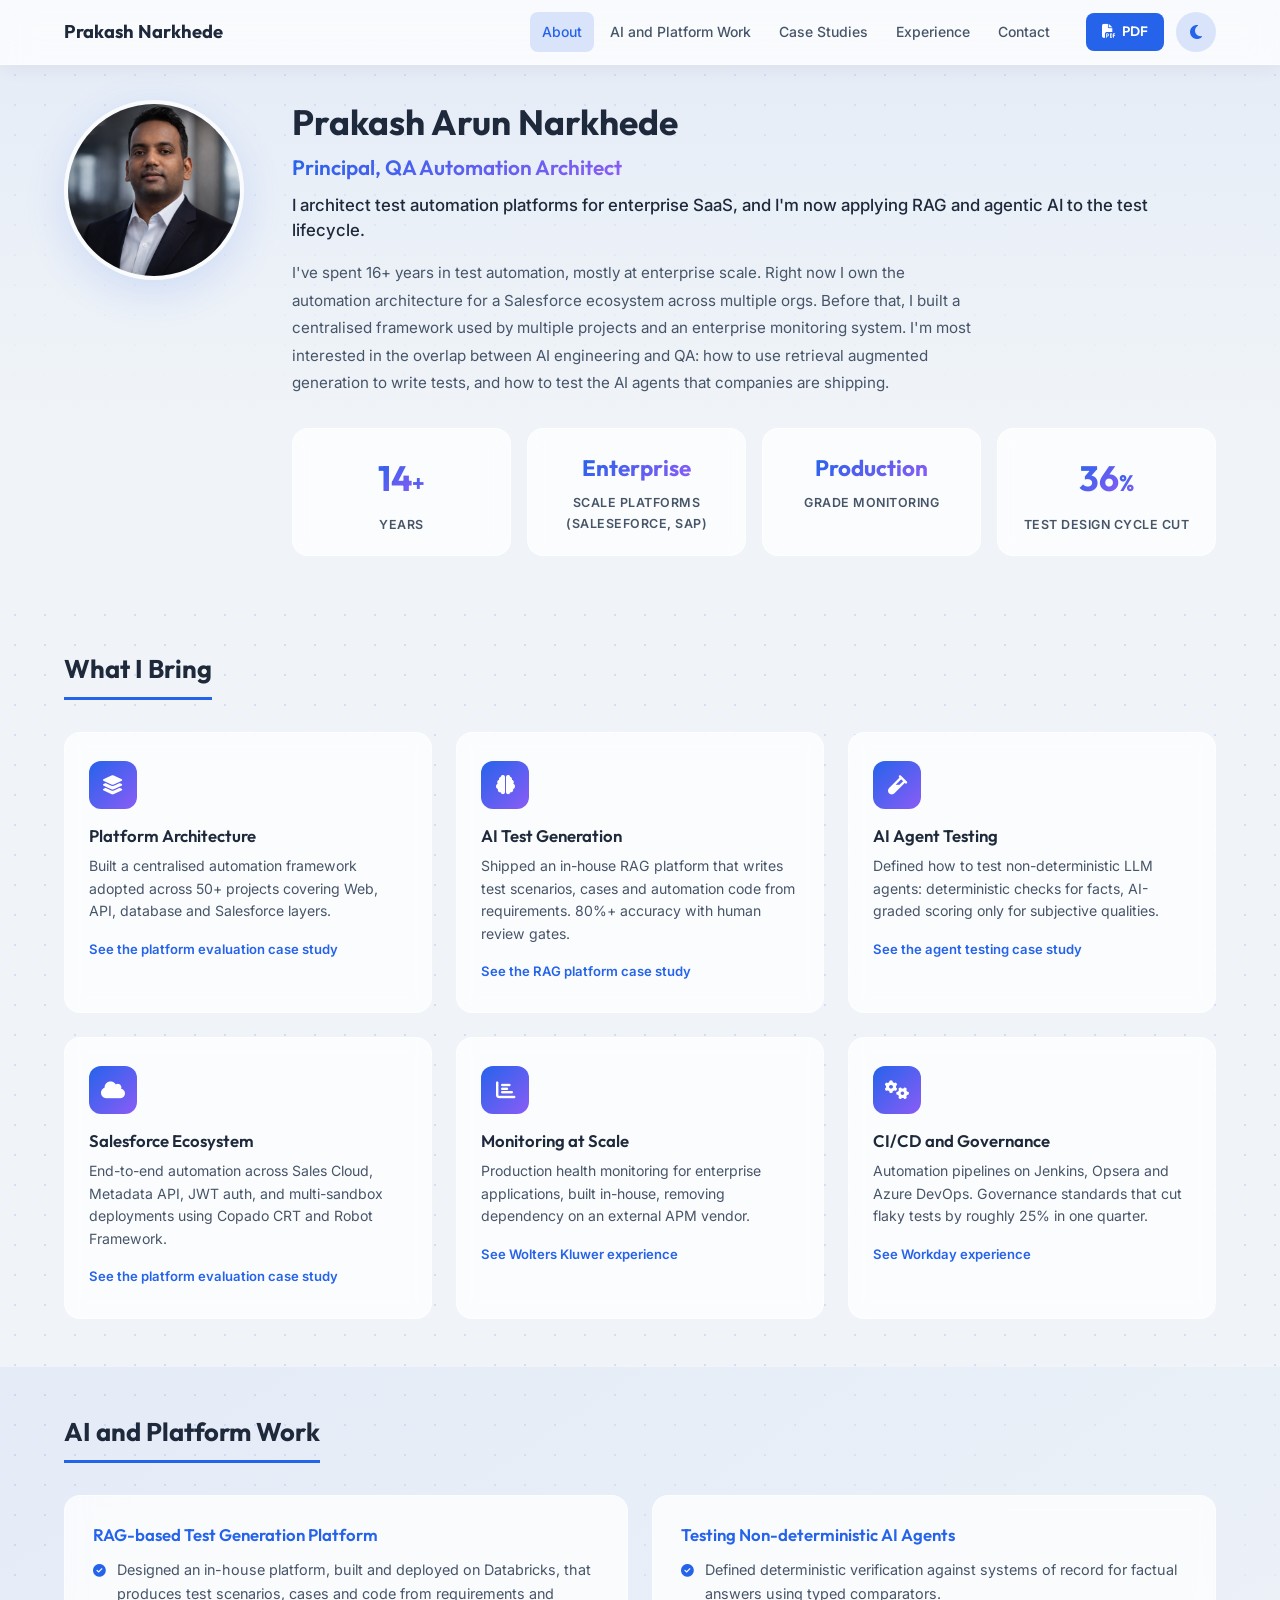
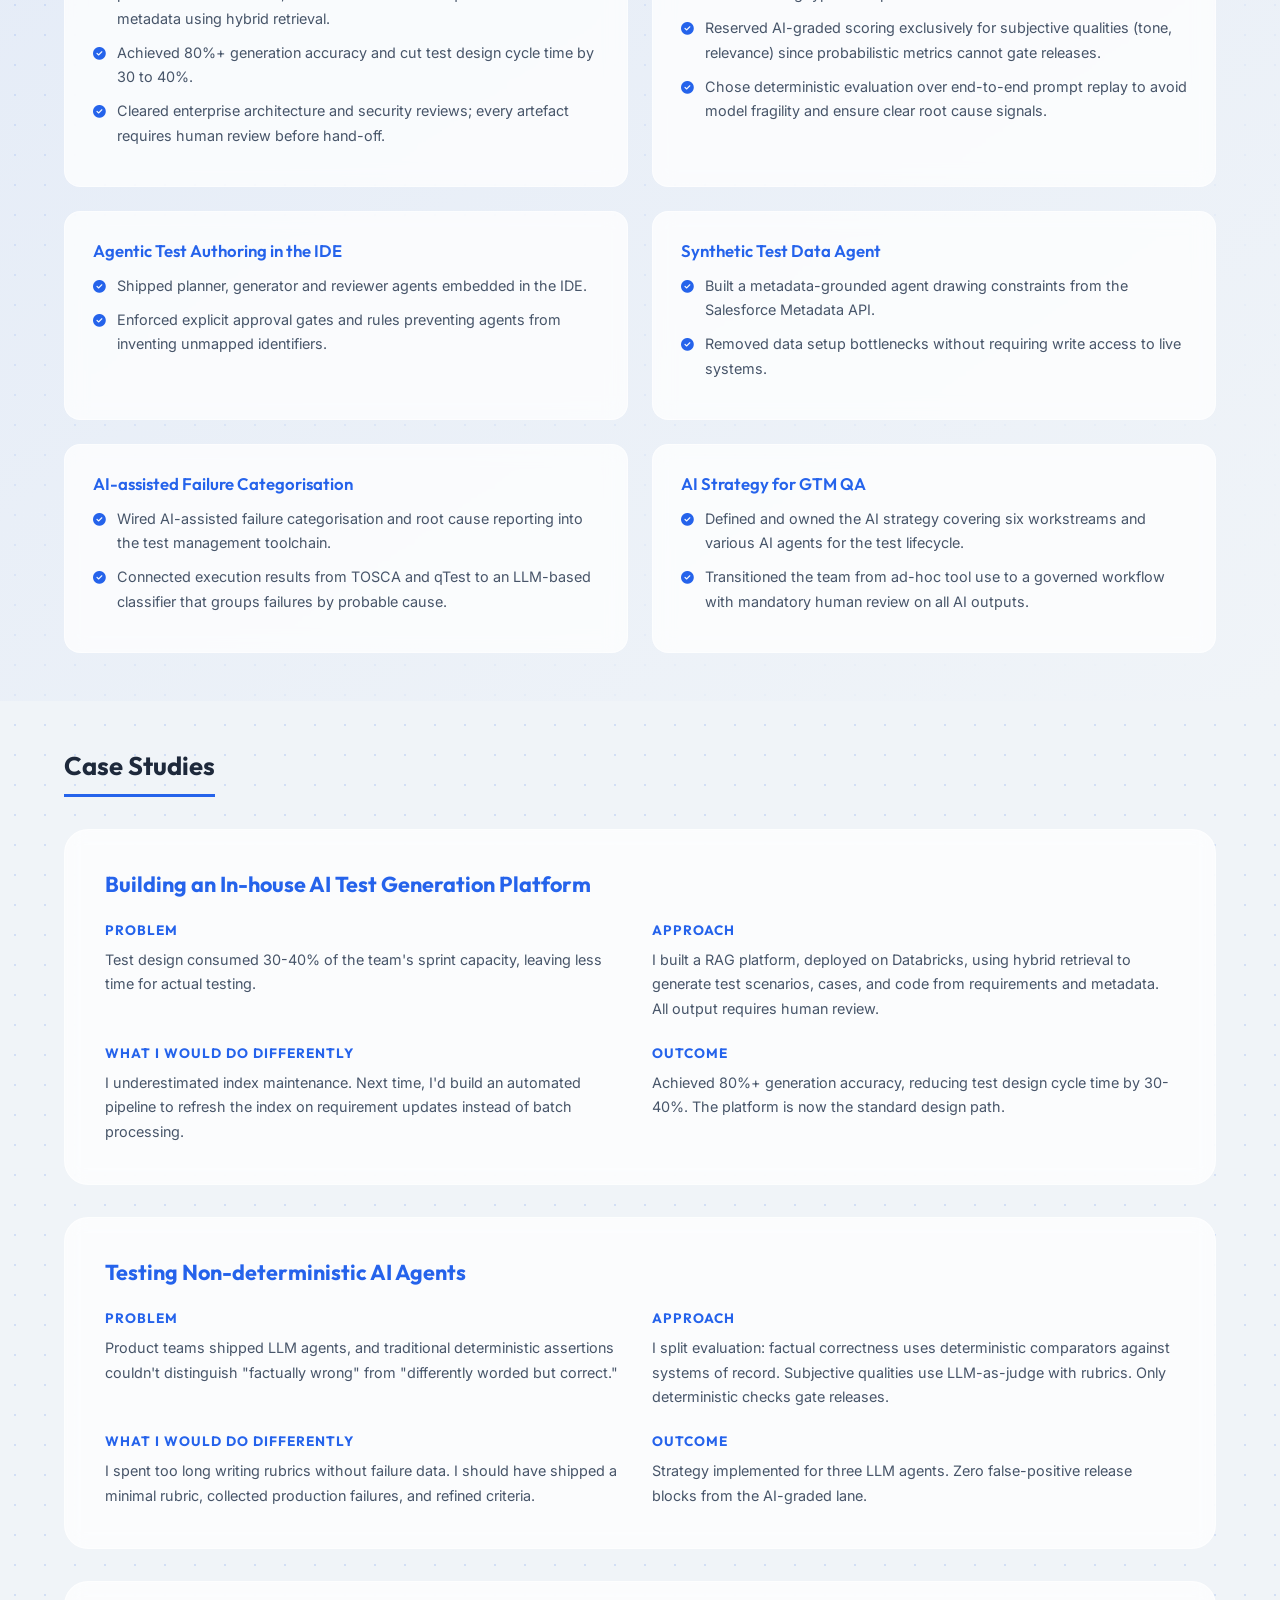
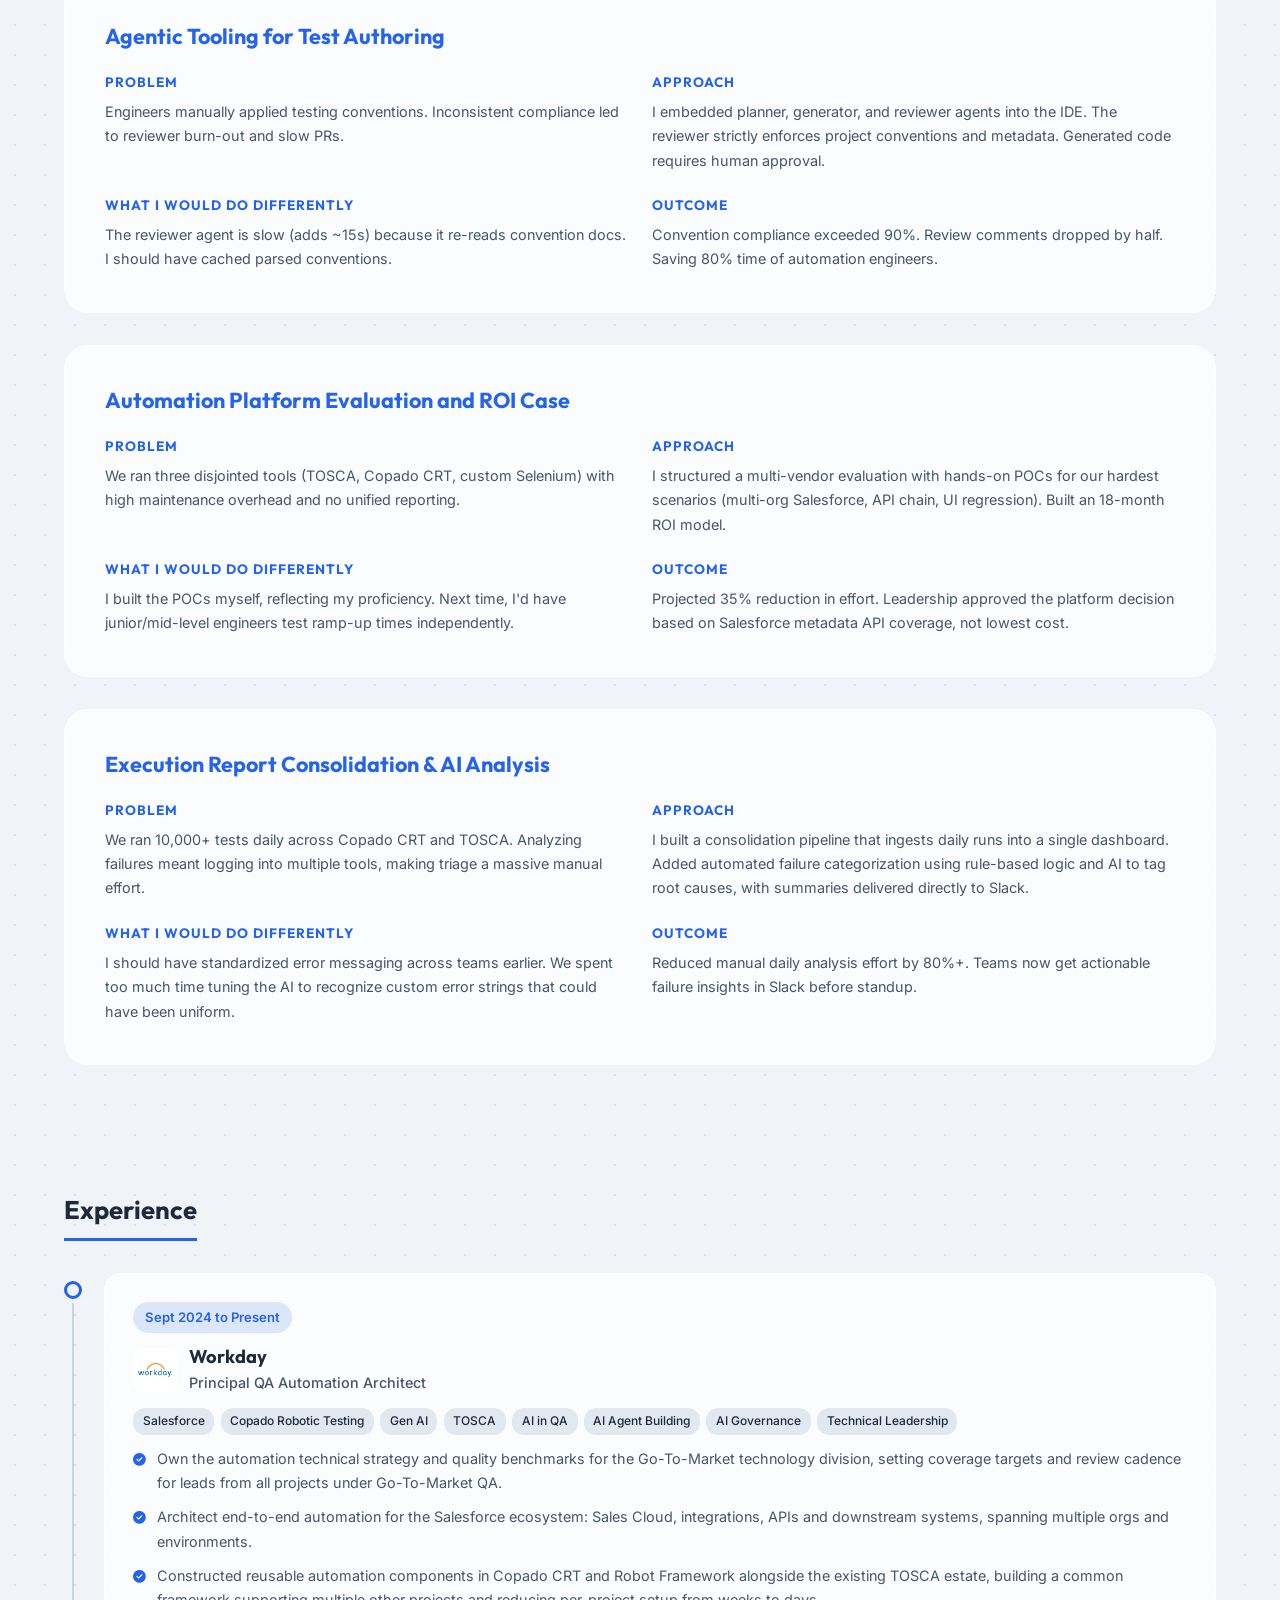
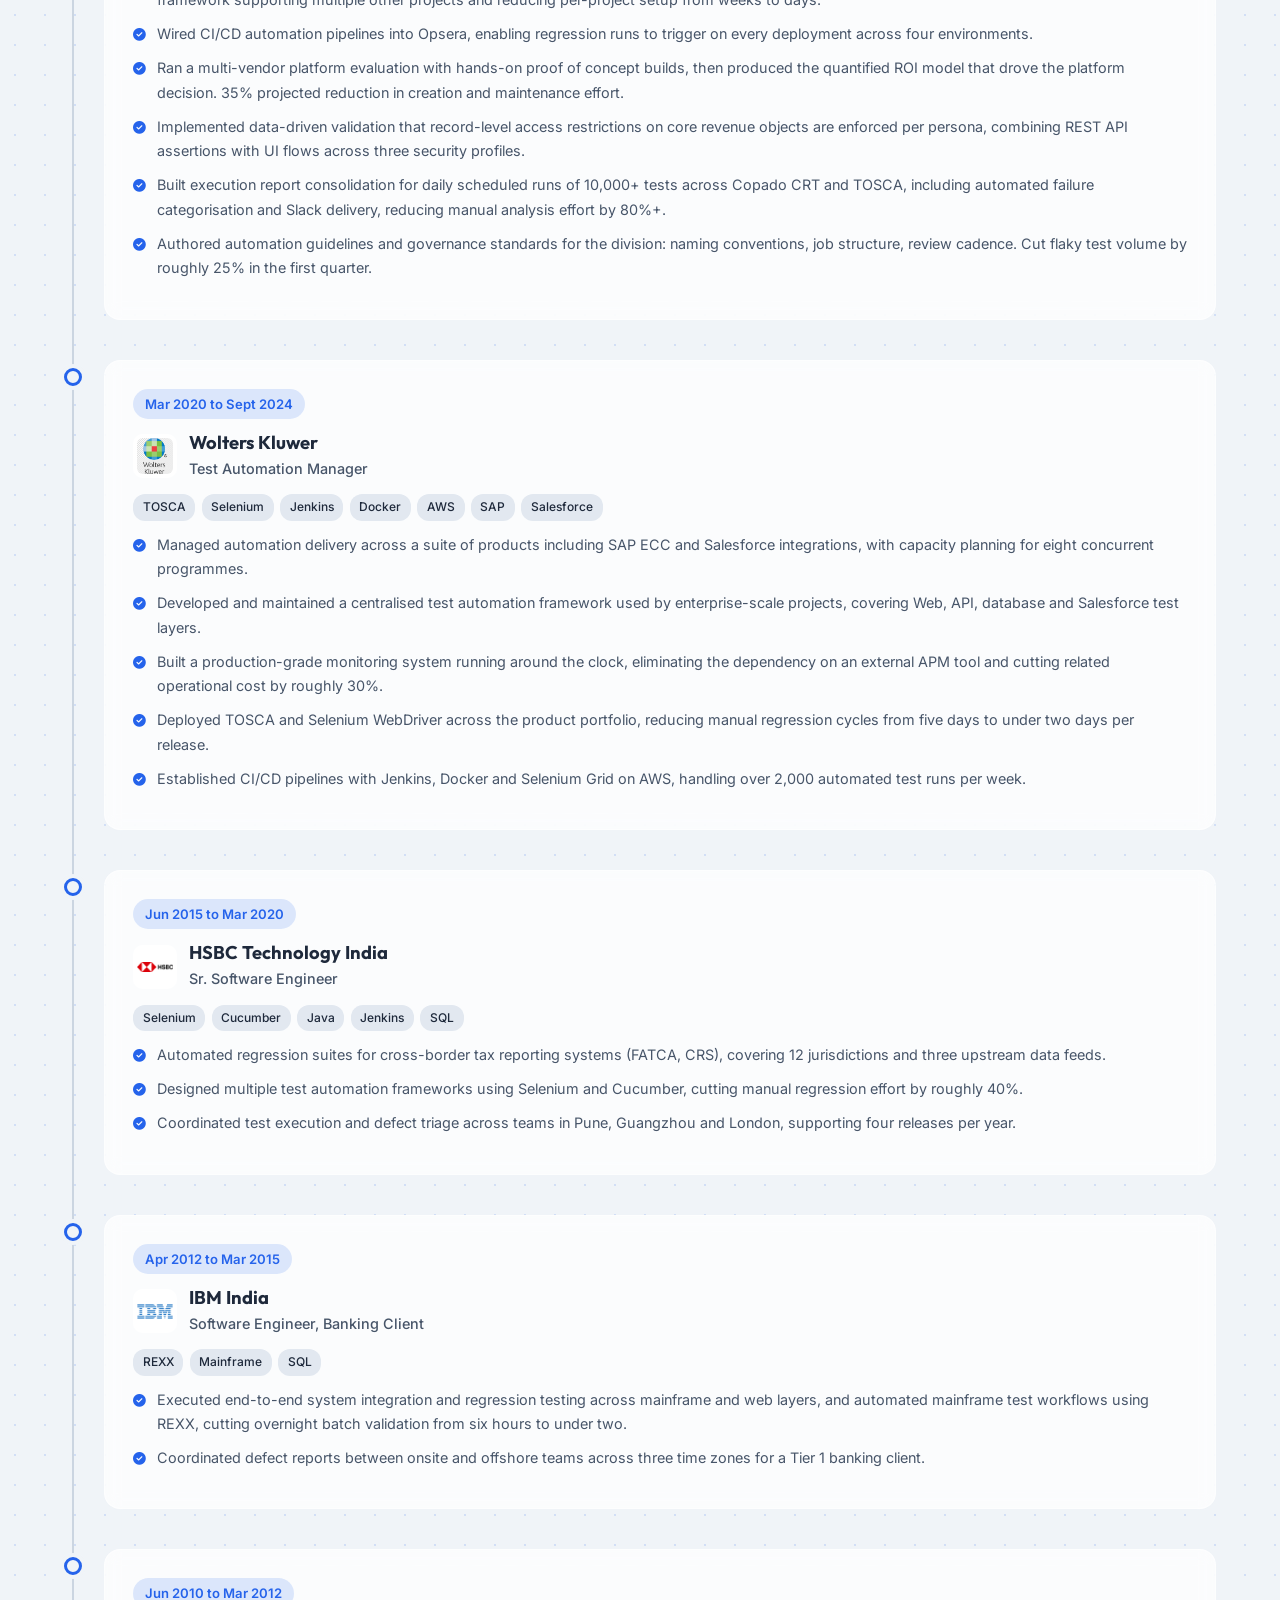
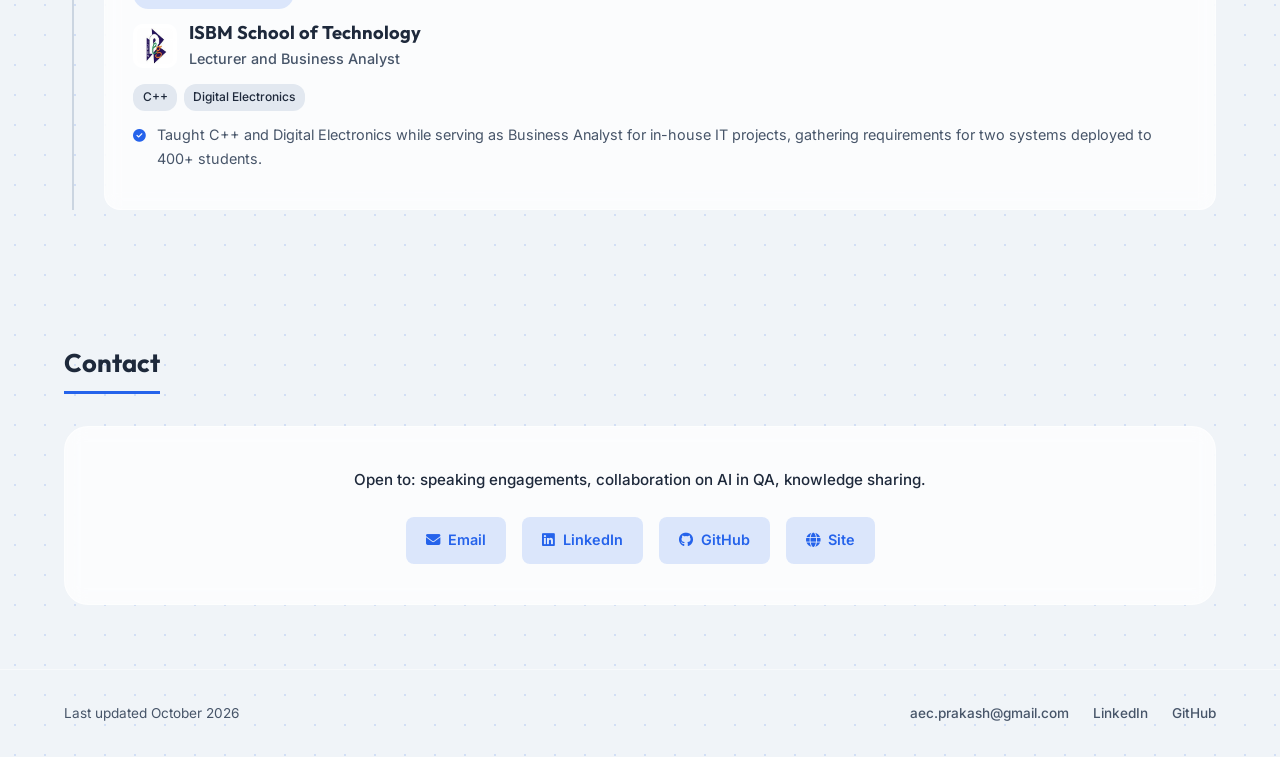
<file: index.html>
<!DOCTYPE html>
<html lang="en">

<head>
    <meta charset="UTF-8">
    <meta name="viewport" content="width=device-width, initial-scale=1.0">
    <title>Prakash Arun Narkhede | Principa, QA Automation Architect | Salesforce Test Automation, AI and RAG for QA
    </title>
    <meta name="description"
        content="Principal QA Automation Architect with 16+ years of experience. Specialising in Salesforce test automation, AI and RAG for QA, enterprise CI/CD, and automation platform architecture.">

    <!-- Open Graph -->
    <meta property="og:title" content="Prakash Arun Narkhede, Principal, QA Automation Architect">
    <meta property="og:description"
        content="16+ years building enterprise test automation platforms. Salesforce ecosystem automation, RAG-based test generation, AI agent testing strategy.">
    <meta property="og:type" content="website">
    <meta property="og:url" content="https://prakashnarkhede.github.io">
    <meta property="og:image" content="https://prakashnarkhede.github.io/assets/og-image.png">

    <!-- Twitter Card -->
    <meta name="twitter:card" content="summary_large_image">
    <meta name="twitter:title" content="Prakash Arun Narkhede, Principal, QA Automation Architect">
    <meta name="twitter:description"
        content="16+ years building enterprise test automation platforms. Salesforce ecosystem automation, RAG-based test generation, AI agent testing strategy.">
    <meta name="twitter:image" content="https://prakashnarkhede.github.io/assets/og-image.png">

    <link rel="preconnect" href="https://fonts.googleapis.com">
    <link rel="preconnect" href="https://fonts.gstatic.com" crossorigin>
    <link
        href="https://fonts.googleapis.com/css2?family=Outfit:wght@300;400;500;600;700&family=Inter:wght@400;500;600&display=swap"
        rel="stylesheet">
    <link rel="stylesheet" href="https://cdnjs.cloudflare.com/ajax/libs/font-awesome/6.4.0/css/all.min.css">
    <link rel="stylesheet" href="styles.css">
</head>

<body class="light-mode">

    <!-- ============================================================ -->
    <!-- TOP NAV BAR -->
    <!-- ============================================================ -->
    <nav class="top-nav" id="top-nav">
        <div class="nav-inner">
            <a href="#" class="nav-brand">Prakash Narkhede</a>
            <button class="nav-toggle" id="nav-toggle" aria-label="Toggle navigation">
                <span></span><span></span><span></span>
            </button>
            <ul class="nav-links" id="nav-links">
                <li><a href="#about">About</a></li>
                <li><a href="#ai-platform">AI and Platform Work</a></li>
                <li><a href="#case-studies">Case Studies</a></li>
                <li><a href="#experience">Experience</a></li>
                <li><a href="#contact">Contact</a></li>
            </ul>
            <div class="nav-actions">
                <a href="assets/Prakash_Narkhede_Resume.pdf" class="btn-nav-download" download>
                    <i class="fas fa-file-pdf"></i> PDF
                </a>
                <div class="theme-toggle" id="theme-toggle" title="Toggle Theme">
                    <i class="fas fa-moon dark-icon"></i>
                    <i class="fas fa-sun light-icon"></i>
                </div>
            </div>
        </div>
    </nav>

    <!-- ============================================================ -->
    <!-- HERO / ABOUT -->
    <!-- ============================================================ -->
    <section class="hero-section" id="about">
        <div class="hero-content">
            <div class="hero-image-wrap">
                <img src="assets/my_photo.jpg" alt="Prakash Arun Narkhede, Principal QA Automation Architect"
                    id="profile-img" class="hero-img">
            </div>
            <div class="hero-text">
                <h1>Prakash Arun Narkhede</h1>
                <p class="hero-title gradient-text">Principal, QA Automation Architect</p>
                <p class="hero-positioning">I architect test automation platforms for enterprise SaaS, and I'm now
                    applying RAG and agentic AI to the test lifecycle.</p>
                <p class="hero-summary">
                    I've spent 16+ years in test automation, mostly at enterprise scale. Right now I own the automation
                    architecture for a Salesforce ecosystem across multiple orgs. Before that, I built a centralised
                    framework used by multiple projects and an enterprise monitoring system. I'm most interested in the
                    overlap between AI engineering and QA: how to use retrieval augmented generation to write tests, and
                    how to test the AI agents that companies are shipping.
                </p>

                <!-- Stats Row -->
                <div class="stats-row">
                    <div class="stat-card">
                        <span class="stat-number" data-target="16">0</span><span class="stat-suffix">+</span>
                        <span class="stat-label">Years</span>
                    </div>
                    <div class="stat-card">
                        <span class="stat-suffix">Enterprise</span>
                        <span class="stat-label">Scale Platforms (Saleseforce, SAP)</span>
                    </div>
                    <div class="stat-card">
                        <span class="stat-suffix">Production</span>
                        <span class="stat-label">Grade Monitoring</span>
                    </div>
                    <div class="stat-card">
                        <span class="stat-number" data-target="40">0</span><span class="stat-suffix">%</span>
                        <span class="stat-label">Test design cycle cut</span>
                    </div>
                </div>
            </div>
        </div>
    </section>

    <!-- ============================================================ -->
    <!-- WHAT I BRING -->
    <!-- ============================================================ -->
    <section class="section-wrap fade-in-up" id="strengths">
        <div class="section-inner">
            <h2 class="section-heading">What I Bring</h2>
            <div class="cards-grid">
                <div class="strength-card">
                    <div class="strength-icon"><i class="fas fa-layer-group"></i></div>
                    <h3>Platform Architecture</h3>
                    <p>Built a centralised automation framework adopted across 50+ projects covering Web, API, database
                        and Salesforce layers.</p>
                    <a href="#cs-platform-eval" class="card-link">See the platform evaluation case study</a>
                </div>
                <div class="strength-card">
                    <div class="strength-icon"><i class="fas fa-brain"></i></div>
                    <h3>AI Test Generation</h3>
                    <p>Shipped an in-house RAG platform that writes test scenarios, cases and automation code from
                        requirements. 80%+ accuracy with human review gates.</p>
                    <a href="#cs-rag" class="card-link">See the RAG platform case study</a>
                </div>
                <div class="strength-card">
                    <div class="strength-icon"><i class="fas fa-vial"></i></div>
                    <h3>AI Agent Testing</h3>
                    <p>Defined how to test non-deterministic LLM agents: deterministic checks for facts, AI-graded
                        scoring only for subjective qualities.</p>
                    <a href="#cs-agent-testing" class="card-link">See the agent testing case study</a>
                </div>
                <div class="strength-card">
                    <div class="strength-icon"><i class="fas fa-cloud"></i></div>
                    <h3>Salesforce Ecosystem</h3>
                    <p>End-to-end automation across Sales Cloud, Metadata API, JWT auth, and multi-sandbox deployments
                        using Copado CRT and Robot Framework.</p>
                    <a href="#cs-platform-eval" class="card-link">See the platform evaluation case study</a>
                </div>
                <div class="strength-card">
                    <div class="strength-icon"><i class="fas fa-chart-bar"></i></div>
                    <h3>Monitoring at Scale</h3>
                    <p>Production health monitoring for enterprise applications, built in-house, removing dependency on
                        an external APM vendor.</p>
                    <a href="#experience" class="card-link">See Wolters Kluwer experience</a>
                </div>
                <div class="strength-card">
                    <div class="strength-icon"><i class="fas fa-cogs"></i></div>
                    <h3>CI/CD and Governance</h3>
                    <p>Automation pipelines on Jenkins, Opsera and Azure DevOps. Governance standards that cut flaky
                        tests by roughly 25% in one quarter.</p>
                    <a href="#experience" class="card-link">See Workday experience</a>
                </div>
            </div>
        </div>
    </section>

    <!-- ============================================================ -->
    <!-- AI AND PLATFORM WORK -->
    <!-- ============================================================ -->
    <section class="section-wrap section-highlight fade-in-up" id="ai-platform">
        <div class="section-inner">
            <h2 class="section-heading">AI and Platform Work</h2>
            <div class="ai-items">
                <div class="ai-item">
                    <h3>RAG-based Test Generation Platform</h3>
                    <ul class="exp-list" style="margin-top: 10px;">
                        <li>Designed an in-house platform, built and deployed on Databricks, that produces test
                            scenarios, cases and code from requirements and metadata using hybrid retrieval.</li>
                        <li>Achieved 80%+ generation accuracy and cut test design cycle time by 30 to 40%.</li>
                        <li>Cleared enterprise architecture and security reviews; every artefact requires human review
                            before hand-off.</li>
                    </ul>
                </div>
                <div class="ai-item">
                    <h3>Testing Non-deterministic AI Agents</h3>
                    <ul class="exp-list" style="margin-top: 10px;">
                        <li>Defined deterministic verification against systems of record for factual answers using typed
                            comparators.</li>
                        <li>Reserved AI-graded scoring exclusively for subjective qualities (tone, relevance) since
                            probabilistic metrics cannot gate releases.</li>
                        <li>Chose deterministic evaluation over end-to-end prompt replay to avoid model fragility and
                            ensure clear root cause signals.</li>
                    </ul>
                </div>
                <div class="ai-item">
                    <h3>Agentic Test Authoring in the IDE</h3>
                    <ul class="exp-list" style="margin-top: 10px;">
                        <li>Shipped planner, generator and reviewer agents embedded in the IDE.</li>
                        <li>Enforced explicit approval gates and rules preventing agents from inventing unmapped
                            identifiers.</li>
                    </ul>
                </div>
                <div class="ai-item">
                    <h3>Synthetic Test Data Agent</h3>
                    <ul class="exp-list" style="margin-top: 10px;">
                        <li>Built a metadata-grounded agent drawing constraints from the Salesforce Metadata API.</li>
                        <li>Removed data setup bottlenecks without requiring write access to live systems.</li>
                    </ul>
                </div>
                <div class="ai-item">
                    <h3>AI-assisted Failure Categorisation</h3>
                    <ul class="exp-list" style="margin-top: 10px;">
                        <li>Wired AI-assisted failure categorisation and root cause reporting into the test management
                            toolchain.</li>
                        <li>Connected execution results from TOSCA and qTest to an LLM-based classifier that groups
                            failures by probable cause.</li>
                    </ul>
                </div>
                <div class="ai-item">
                    <h3>AI Strategy for GTM QA</h3>
                    <ul class="exp-list" style="margin-top: 10px;">
                        <li>Defined and owned the AI strategy covering six workstreams and various AI agents for the
                            test lifecycle.</li>
                        <li>Transitioned the team from ad-hoc tool use to a governed workflow with mandatory human
                            review on all AI outputs.</li>
                    </ul>
                </div>
            </div>
        </div>
    </section>

    <!-- ============================================================ -->
    <!-- CASE STUDIES -->
    <!-- ============================================================ -->
    <section class="section-wrap fade-in-up" id="case-studies">
        <div class="section-inner">
            <h2 class="section-heading">Case Studies</h2>

            <!-- Case Study 1: RAG Platform -->
            <article class="case-study" id="cs-rag">
                <h3>Building an In-house AI Test Generation Platform</h3>
                <div class="cs-grid">
                    <div class="cs-field">
                        <h4>Problem</h4>
                        <p>Test design consumed 30-40% of the team's sprint capacity, leaving less time for actual
                            testing.</p>
                    </div>
                    <div class="cs-field">
                        <h4>Approach</h4>
                        <p>I built a RAG platform, deployed on Databricks, using hybrid retrieval to generate test
                            scenarios, cases, and code from requirements and metadata. All output requires human review.
                        </p>
                    </div>
                    <div class="cs-field">
                        <h4>What I Would Do Differently</h4>
                        <p>I underestimated index maintenance. Next time, I'd build an automated pipeline to refresh the
                            index on requirement updates instead of batch processing.</p>
                    </div>
                    <div class="cs-field">
                        <h4>Outcome</h4>
                        <p>Achieved 80%+ generation accuracy, reducing test design cycle time by 30-40%. The platform is
                            now the standard design path.</p>
                    </div>
                </div>
            </article>

            <!-- Case Study 2: Testing AI Agents -->
            <article class="case-study" id="cs-agent-testing">
                <h3>Testing Non-deterministic AI Agents</h3>
                <div class="cs-grid">
                    <div class="cs-field">
                        <h4>Problem</h4>
                        <p>Product teams shipped LLM agents, and traditional deterministic assertions couldn't
                            distinguish "factually wrong" from "differently worded but correct."</p>
                    </div>
                    <div class="cs-field">
                        <h4>Approach</h4>
                        <p>I split evaluation: factual correctness uses deterministic comparators against systems of
                            record. Subjective qualities use LLM-as-judge with rubrics. Only deterministic checks gate
                            releases.</p>
                    </div>
                    <div class="cs-field">
                        <h4>What I Would Do Differently</h4>
                        <p>I spent too long writing rubrics without failure data. I should have shipped a minimal
                            rubric, collected production failures, and refined criteria.</p>
                    </div>
                    <div class="cs-field">
                        <h4>Outcome</h4>
                        <p>Strategy implemented for three LLM agents. Zero false-positive release blocks from the
                            AI-graded lane.</p>
                    </div>
                </div>
            </article>

            <!-- Case Study 3: Agentic Tooling -->
            <article class="case-study" id="cs-agentic-tooling">
                <h3>Agentic Tooling for Test Authoring</h3>
                <div class="cs-grid">
                    <div class="cs-field">
                        <h4>Problem</h4>
                        <p>Engineers manually applied testing conventions. Inconsistent compliance led to reviewer
                            burn-out and slow PRs.</p>
                    </div>
                    <div class="cs-field">
                        <h4>Approach</h4>
                        <p>I embedded planner, generator, and reviewer agents into the IDE. The reviewer strictly
                            enforces project conventions and metadata. Generated code requires human approval.</p>
                    </div>
                    <div class="cs-field">
                        <h4>What I Would Do Differently</h4>
                        <p>The reviewer agent is slow (adds ~15s) because it re-reads convention docs. I should have
                            cached parsed conventions.</p>
                    </div>
                    <div class="cs-field">
                        <h4>Outcome</h4>
                        <p>Convention compliance exceeded 90%. Review comments dropped by half. Saving 80% time of
                            automation engineers.</p>
                    </div>
                </div>
            </article>

            <!-- Case Study 4: Platform Evaluation -->
            <article class="case-study" id="cs-platform-eval">
                <h3>Automation Platform Evaluation and ROI Case</h3>
                <div class="cs-grid">
                    <div class="cs-field">
                        <h4>Problem</h4>
                        <p>We ran three disjointed tools (TOSCA, Copado CRT, custom Selenium) with high maintenance
                            overhead and no unified reporting.</p>
                    </div>
                    <div class="cs-field">
                        <h4>Approach</h4>
                        <p>I structured a multi-vendor evaluation with hands-on POCs for our hardest scenarios
                            (multi-org Salesforce, API chain, UI regression). Built an 18-month ROI model.</p>
                    </div>
                    <div class="cs-field">
                        <h4>What I Would Do Differently</h4>
                        <p>I built the POCs myself, reflecting my proficiency. Next time, I'd have junior/mid-level
                            engineers test ramp-up times independently.</p>
                    </div>
                    <div class="cs-field">
                        <h4>Outcome</h4>
                        <p>Projected 35% reduction in effort. Leadership approved the platform decision based on
                            Salesforce metadata API coverage, not lowest cost.</p>
                    </div>
                </div>
            </article>

            <!-- Case Study 5: Execution Report Consolidation -->
            <article class="case-study" id="cs-execution-reporting">
                <h3>Execution Report Consolidation & AI Analysis</h3>
                <div class="cs-grid">
                    <div class="cs-field">
                        <h4>Problem</h4>
                        <p>We ran 10,000+ tests daily across Copado CRT and TOSCA. Analyzing failures meant logging into
                            multiple tools, making triage a massive manual effort.</p>
                    </div>
                    <div class="cs-field">
                        <h4>Approach</h4>
                        <p>I built a consolidation pipeline that ingests daily runs into a single dashboard. Added
                            automated failure categorization using rule-based logic and AI to tag root causes, with
                            summaries delivered directly to Slack.</p>
                    </div>
                    <div class="cs-field">
                        <h4>What I Would Do Differently</h4>
                        <p>I should have standardized error messaging across teams earlier. We spent too much time
                            tuning the AI to recognize custom error strings that could have been uniform.</p>
                    </div>
                    <div class="cs-field">
                        <h4>Outcome</h4>
                        <p>Reduced manual daily analysis effort by 80%+. Teams now get actionable failure insights in
                            Slack before standup.</p>
                    </div>
                </div>
            </article>
        </div>
    </section>

    <!-- ============================================================ -->
    <!-- EXPERIENCE -->
    <!-- ============================================================ -->
    <section class="section-wrap fade-in-up" id="experience">
        <div class="section-inner">
            <h2 class="section-heading">Experience</h2>

            <div class="timeline">
                <!-- Workday -->
                <div class="timeline-item">
                    <div class="timeline-dot"></div>
                    <div class="timeline-content">
                        <div class="timeline-date">Sept 2024 to Present</div>
                        <a href="https://www.workday.com" target="_blank" class="company-header">
                            <img src="assets/logos/workday_logo.png" alt="Workday" class="company-logo">
                            <div>
                                <h3>Workday</h3>
                                <span class="role-title">Principal QA Automation Architect</span>
                            </div>
                        </a>
                        <div class="tech-tags">
                            <span>Salesforce</span><span>Copado Robotic Testing</span><span>Gen
                                AI</span><span>TOSCA</span><span>AI in QA</span><span>AI Agent
                                Building</span><span>AI Governance</span><span>Technical Leadership</span>
                        </div>
                        <ul class="exp-list">
                            <li>Own the automation technical strategy and quality benchmarks for the Go-To-Market
                                technology division, setting coverage targets and review cadence for leads from all
                                projects under Go-To-Market QA.</li>
                            <li>Architect end-to-end automation for the Salesforce ecosystem: Sales Cloud, integrations,
                                APIs and downstream systems, spanning multiple orgs and environments.</li>
                            <li>Constructed reusable automation components in Copado CRT and Robot Framework alongside
                                the existing TOSCA estate, building a common framework supporting multiple other
                                projects and reducing per-project setup from weeks to days.</li>
                            <li>Wired CI/CD automation pipelines into Opsera, enabling regression runs to trigger on
                                every deployment across four environments.</li>
                            <li>Ran a multi-vendor platform evaluation with hands-on proof of concept builds, then
                                produced the quantified ROI model that drove the platform decision. 35% projected
                                reduction in creation and maintenance effort.</li>
                            <li>Implemented data-driven validation that record-level access restrictions on core revenue
                                objects are enforced per persona, combining REST API assertions with UI flows across
                                three security profiles.</li>
                            <li>Built execution report consolidation for daily scheduled runs of 10,000+ tests across
                                Copado CRT and TOSCA, including automated failure categorisation and Slack delivery,
                                reducing manual analysis effort by 80%+.</li>
                            <li>Authored automation guidelines and governance standards for the division: naming
                                conventions, job structure, review cadence. Cut flaky test volume by roughly 25% in the
                                first quarter.</li>
                        </ul>
                    </div>
                </div>

                <!-- Wolters Kluwer -->
                <div class="timeline-item">
                    <div class="timeline-dot"></div>
                    <div class="timeline-content">
                        <div class="timeline-date">Mar 2020 to Sept 2024</div>
                        <a href="https://www.wolterskluwer.com" target="_blank" class="company-header">
                            <img src="assets/logos/wolterskluwe_logo.png" alt="Wolters Kluwer" class="company-logo">
                            <div>
                                <h3>Wolters Kluwer</h3>
                                <span class="role-title">Test Automation Manager</span>
                            </div>
                        </a>
                        <div class="tech-tags">
                            <span>TOSCA</span><span>Selenium</span><span>Jenkins</span><span>Docker</span><span>AWS</span><span>SAP</span><span>Salesforce</span>
                        </div>
                        <ul class="exp-list">
                            <li>Managed automation delivery across a suite of products including SAP ECC and Salesforce
                                integrations, with capacity planning for eight concurrent programmes.</li>
                            <li>Developed and maintained a centralised test automation framework used by
                                enterprise-scale projects, covering Web, API, database and Salesforce test layers.</li>
                            <li>Built a production-grade monitoring system running around the clock, eliminating the
                                dependency on an external APM tool and cutting related operational cost by roughly 30%.
                            </li>
                            <li>Deployed TOSCA and Selenium WebDriver across the product portfolio, reducing manual
                                regression cycles from five days to under two days per release.</li>
                            <li>Established CI/CD pipelines with Jenkins, Docker and Selenium Grid on AWS, handling over
                                2,000 automated test runs per week.</li>
                        </ul>
                    </div>
                </div>

                <!-- HSBC -->
                <div class="timeline-item">
                    <div class="timeline-dot"></div>
                    <div class="timeline-content">
                        <div class="timeline-date">Jun 2015 to Mar 2020</div>
                        <a href="https://www.hsbc.com" target="_blank" class="company-header">
                            <img src="assets/logos/hsbc_logo.png" alt="HSBC" class="company-logo">
                            <div>
                                <h3>HSBC Technology India</h3>
                                <span class="role-title">Sr. Software Engineer</span>
                            </div>
                        </a>
                        <div class="tech-tags">
                            <span>Selenium</span><span>Cucumber</span><span>Java</span><span>Jenkins</span><span>SQL</span>
                        </div>
                        <ul class="exp-list">
                            <li>Automated regression suites for cross-border tax reporting systems (FATCA, CRS),
                                covering 12 jurisdictions and three upstream data feeds.</li>
                            <li>Designed multiple test automation frameworks using Selenium and Cucumber, cutting manual
                                regression effort by roughly 40%.</li>
                            <li>Coordinated test execution and defect triage across teams in Pune, Guangzhou and London,
                                supporting four releases per year.</li>
                        </ul>
                    </div>
                </div>

                <!-- IBM -->
                <div class="timeline-item">
                    <div class="timeline-dot"></div>
                    <div class="timeline-content">
                        <div class="timeline-date">Apr 2012 to Mar 2015</div>
                        <a href="https://www.ibm.com" target="_blank" class="company-header">
                            <img src="assets/logos/ibm_logo.png" alt="IBM" class="company-logo"
                                onerror="this.style.display='none'">
                            <div>
                                <h3>IBM India</h3>
                                <span class="role-title">Software Engineer, Banking Client</span>
                            </div>
                        </a>
                        <div class="tech-tags">
                            <span>REXX</span><span>Mainframe</span><span>SQL</span>
                        </div>
                        <ul class="exp-list">
                            <li>Executed end-to-end system integration and regression testing across mainframe and web
                                layers, and automated mainframe test workflows using REXX, cutting overnight batch
                                validation from six hours to under two.</li>
                            <li>Coordinated defect reports between onsite and offshore teams across three time zones for
                                a Tier 1 banking client.</li>
                        </ul>
                    </div>
                </div>

                <!-- ISBM -->
                <div class="timeline-item">
                    <div class="timeline-dot"></div>
                    <div class="timeline-content">
                        <div class="timeline-date">Jun 2010 to Mar 2012</div>
                        <a href="https://www.isbm.ac.in" target="_blank" class="company-header">
                            <img src="assets/logos/isbm_logo.png" alt="ISBM" class="company-logo">
                            <div>
                                <h3>ISBM School of Technology</h3>
                                <span class="role-title">Lecturer and Business Analyst</span>
                            </div>
                        </a>
                        <div class="tech-tags">
                            <span>C++</span><span>Digital Electronics</span>
                        </div>
                        <ul class="exp-list">
                            <li>Taught C++ and Digital Electronics while serving as Business Analyst for in-house IT
                                projects, gathering requirements for two systems deployed to 400+ students.</li>
                        </ul>
                    </div>
                </div>
            </div>
        </div>
    </section>


    <!-- ============================================================ -->
    <!-- CONTACT -->
    <!-- ============================================================ -->
    <section class="section-wrap fade-in-up" id="contact">
        <div class="section-inner">
            <h2 class="section-heading">Contact</h2>
            <div class="contact-card">
                <p class="contact-status">Open to: speaking engagements, collaboration on AI in QA, knowledge sharing.
                </p>
                <div class="contact-links">
                    <a href="#" class="contact-link" id="email-link"><i class="fas fa-envelope"></i> Email</a>
                    <a href="https://www.linkedin.com/in/PrakashNarkhede89/" target="_blank" class="contact-link"><i
                            class="fab fa-linkedin"></i> LinkedIn</a>
                    <a href="https://github.com/prakashnarkhede" target="_blank" class="contact-link"><i
                            class="fab fa-github"></i> GitHub</a>
                    <a href="https://prakashnarkhede.github.io" class="contact-link"><i class="fas fa-globe"></i>
                        Site</a>
                </div>
            </div>
        </div>
    </section>

    <!-- ============================================================ -->
    <!-- FOOTER -->
    <!-- ============================================================ -->
    <footer class="site-footer">
        <div class="footer-inner">
            <p>Last updated October 2026</p>
            <div class="footer-links">
                <a href="#" id="footer-email">Email</a>
                <a href="https://www.linkedin.com/in/PrakashNarkhede89/" target="_blank">LinkedIn</a>
                <a href="https://github.com/prakashnarkhede" target="_blank">GitHub</a>
            </div>
        </div>
    </footer>

    <script src="script.js"></script>
</body>

</html>
</file>
<file: styles.css>
/* ============================================================
   DESIGN TOKENS
   ============================================================ */
:root {
    --bg-color: #f0f4f8;
    --bg-secondary: #e8edf3;
    --text-primary: #1e293b;
    --text-secondary: #475569;
    --accent-color: #2563eb;
    --accent-hover: #1d4ed8;
    --accent-glow: rgba(37, 99, 235, 0.15);
    --accent-subtle: rgba(37, 99, 235, 0.06);

    --card-bg: rgba(255, 255, 255, 0.75);
    --card-border: rgba(255, 255, 255, 0.5);
    --card-shadow: 0 8px 32px rgba(0, 0, 0, 0.06);

    --timeline-line: #cbd5e1;
    --timeline-dot: #2563eb;

    --tag-bg: #e2e8f0;
    --tag-text: #1e293b;

    --font-heading: 'Outfit', sans-serif;
    --font-body: 'Inter', sans-serif;

    --transition-speed: 0.3s;
    --radius-sm: 8px;
    --radius-md: 16px;
    --radius-lg: 24px;
}

body.dark-mode {
    --bg-color: #0c1222;
    --bg-secondary: #111827;
    --text-primary: #f1f5f9;
    --text-secondary: #94a3b8;
    --accent-color: #3b82f6;
    --accent-hover: #60a5fa;
    --accent-glow: rgba(59, 130, 246, 0.2);
    --accent-subtle: rgba(59, 130, 246, 0.08);

    --card-bg: rgba(30, 41, 59, 0.6);
    --card-border: rgba(255, 255, 255, 0.08);
    --card-shadow: 0 8px 32px rgba(0, 0, 0, 0.4);

    --timeline-line: #334155;
    --timeline-dot: #3b82f6;

    --tag-bg: #1e293b;
    --tag-text: #e2e8f0;
}

/* ============================================================
   RESET AND BASE
   ============================================================ */
*, *::before, *::after {
    margin: 0;
    padding: 0;
    box-sizing: border-box;
}

html {
    scroll-behavior: smooth;
    scroll-padding-top: 80px;
}

body {
    font-family: var(--font-body);
    background-color: var(--bg-color);
    color: var(--text-primary);
    line-height: 1.7;
    transition: background-color var(--transition-speed) ease,
                color var(--transition-speed) ease;
    background-image: radial-gradient(var(--accent-glow) 1px, transparent 1px);
    background-size: 30px 30px;
    overflow-x: hidden;
}

h1, h2, h3, h4, h5 {
    font-family: var(--font-heading);
    color: var(--text-primary);
    line-height: 1.3;
}

p {
    color: var(--text-secondary);
    margin-bottom: 0.75rem;
}

a {
    color: var(--accent-color);
    text-decoration: none;
    transition: color var(--transition-speed);
}

a:hover {
    color: var(--accent-hover);
}

/* ============================================================
   TOP NAVIGATION
   ============================================================ */
.top-nav {
    position: fixed;
    top: 0;
    left: 0;
    right: 0;
    z-index: 1000;
    background: var(--card-bg);
    backdrop-filter: blur(16px);
    -webkit-backdrop-filter: blur(16px);
    border-bottom: 1px solid var(--card-border);
    box-shadow: 0 2px 20px rgba(0, 0, 0, 0.06);
    transition: background var(--transition-speed),
                box-shadow var(--transition-speed);
}

.nav-inner {
    max-width: 1200px;
    margin: 0 auto;
    padding: 0 1.5rem;
    height: 64px;
    display: flex;
    align-items: center;
    gap: 1.5rem;
}

.nav-brand {
    font-family: var(--font-heading);
    font-size: 1.15rem;
    font-weight: 700;
    color: var(--text-primary);
    white-space: nowrap;
    flex-shrink: 0;
}

.nav-brand:hover {
    color: var(--accent-color);
}

.nav-links {
    list-style: none;
    display: flex;
    gap: 0.25rem;
    margin-left: auto;
}

.nav-links a {
    display: block;
    padding: 0.5rem 0.75rem;
    font-size: 0.875rem;
    font-weight: 500;
    color: var(--text-secondary);
    border-radius: var(--radius-sm);
    transition: all var(--transition-speed);
    white-space: nowrap;
}

.nav-links a:hover {
    background: var(--accent-glow);
    color: var(--accent-color);
}

.nav-actions {
    display: flex;
    align-items: center;
    gap: 0.75rem;
    flex-shrink: 0;
}

.btn-nav-download {
    display: inline-flex;
    align-items: center;
    gap: 0.4rem;
    padding: 0.45rem 1rem;
    background: var(--accent-color);
    color: #fff;
    border-radius: var(--radius-sm);
    font-size: 0.85rem;
    font-weight: 600;
    font-family: var(--font-heading);
    transition: all var(--transition-speed);
    white-space: nowrap;
}

.btn-nav-download:hover {
    background: var(--accent-hover);
    color: #fff;
    transform: translateY(-1px);
    box-shadow: 0 4px 12px var(--accent-glow);
}

.theme-toggle {
    width: 40px;
    height: 40px;
    border-radius: 50%;
    display: flex;
    align-items: center;
    justify-content: center;
    cursor: pointer;
    background: var(--accent-glow);
    color: var(--accent-color);
    font-size: 1rem;
    transition: all var(--transition-speed);
    border: none;
    flex-shrink: 0;
}

.theme-toggle:hover {
    background: var(--accent-color);
    color: #fff;
    transform: scale(1.1);
}

body.dark-mode .dark-icon { display: none; }
body.light-mode .light-icon { display: none; }

/* Mobile nav toggle */
.nav-toggle {
    display: none;
    flex-direction: column;
    gap: 5px;
    background: none;
    border: none;
    cursor: pointer;
    padding: 4px;
}

.nav-toggle span {
    display: block;
    width: 22px;
    height: 2px;
    background: var(--text-primary);
    border-radius: 2px;
    transition: all 0.3s;
}

/* ============================================================
   HERO SECTION
   ============================================================ */
.hero-section {
    padding-top: 100px;
    padding-bottom: 3rem;
    background: linear-gradient(180deg, var(--accent-subtle), var(--bg-color) 70%);
}

.hero-content {
    max-width: 1200px;
    margin: 0 auto;
    padding: 0 1.5rem;
    display: flex;
    gap: 3rem;
    align-items: flex-start;
}

.hero-image-wrap {
    flex-shrink: 0;
}

.hero-img {
    width: 180px;
    height: 180px;
    border-radius: 50%;
    object-fit: cover;
    border: 4px solid var(--card-bg);
    box-shadow: 0 12px 40px var(--accent-glow);
    transition: transform 0.4s ease;
}

.hero-img:hover {
    transform: scale(1.04);
}

.hero-text h1 {
    font-size: 2.4rem;
    font-weight: 700;
    margin-bottom: 0.25rem;
}

.hero-title {
    font-size: 1.3rem;
    font-weight: 600;
    font-family: var(--font-heading);
    margin-bottom: 0.5rem;
}

.gradient-text {
    background: linear-gradient(135deg, var(--accent-color), #8b5cf6);
    -webkit-background-clip: text;
    -webkit-text-fill-color: transparent;
    display: inline-block;
}

.hero-positioning {
    font-size: 1.05rem;
    font-weight: 500;
    color: var(--text-primary);
    margin-bottom: 1rem;
    line-height: 1.5;
}

.hero-summary {
    font-size: 0.95rem;
    max-width: 680px;
    line-height: 1.8;
}

/* Stats Row */
.stats-row {
    display: grid;
    grid-template-columns: repeat(4, 1fr);
    gap: 1rem;
    margin-top: 2rem;
}

.stat-card {
    background: var(--card-bg);
    border: 1px solid var(--card-border);
    border-radius: var(--radius-md);
    padding: 1.25rem 1rem;
    text-align: center;
    backdrop-filter: blur(8px);
    transition: all 0.3s ease;
}

.stat-card:hover {
    transform: translateY(-4px);
    box-shadow: 0 12px 30px var(--accent-glow);
    border-color: var(--accent-color);
}

.stat-number {
    font-family: var(--font-heading);
    font-size: 2.2rem;
    font-weight: 700;
    background: linear-gradient(135deg, var(--accent-color), #8b5cf6);
    -webkit-background-clip: text;
    -webkit-text-fill-color: transparent;
}

.stat-suffix {
    font-family: var(--font-heading);
    font-size: 1.4rem;
    font-weight: 700;
    background: linear-gradient(135deg, var(--accent-color), #8b5cf6);
    -webkit-background-clip: text;
    -webkit-text-fill-color: transparent;
}

.stat-label {
    display: block;
    font-size: 0.78rem;
    font-weight: 600;
    color: var(--text-secondary);
    margin-top: 0.3rem;
    text-transform: uppercase;
    letter-spacing: 0.5px;
}

/* ============================================================
   SECTION CONTAINERS
   ============================================================ */
.section-wrap {
    padding: 3rem 0;
}

.section-highlight {
    background: linear-gradient(145deg, var(--accent-subtle), var(--bg-color));
}

.section-inner {
    max-width: 1200px;
    margin: 0 auto;
    padding: 0 1.5rem;
}

.section-heading {
    font-size: 1.6rem;
    font-weight: 700;
    margin-bottom: 2rem;
    padding-bottom: 0.75rem;
    border-bottom: 3px solid var(--accent-color);
    display: inline-block;
}

/* ============================================================
   STRENGTH CARDS (What I Bring)
   ============================================================ */
.cards-grid {
    display: grid;
    grid-template-columns: repeat(3, 1fr);
    gap: 1.5rem;
}

.strength-card {
    background: var(--card-bg);
    border: 1px solid var(--card-border);
    border-radius: var(--radius-md);
    padding: 1.75rem 1.5rem;
    backdrop-filter: blur(10px);
    transition: all 0.4s cubic-bezier(0.175, 0.885, 0.32, 1.275);
}

.strength-card:hover {
    transform: translateY(-6px);
    box-shadow: 0 16px 40px var(--accent-glow);
    border-color: var(--accent-color);
}

.strength-icon {
    width: 48px;
    height: 48px;
    border-radius: 12px;
    background: linear-gradient(135deg, var(--accent-color), #8b5cf6);
    display: flex;
    align-items: center;
    justify-content: center;
    font-size: 1.2rem;
    color: #fff;
    margin-bottom: 1rem;
    transition: transform 0.3s ease;
}

.strength-card:hover .strength-icon {
    transform: scale(1.1) rotate(5deg);
}

.strength-card h3 {
    font-size: 1.05rem;
    font-weight: 600;
    margin-bottom: 0.5rem;
}

.strength-card p {
    font-size: 0.88rem;
    line-height: 1.6;
    margin-bottom: 0.75rem;
}

.card-link {
    font-size: 0.82rem;
    font-weight: 600;
    color: var(--accent-color);
    transition: color var(--transition-speed);
}

.card-link:hover {
    color: var(--accent-hover);
}

/* ============================================================
   AI AND PLATFORM WORK
   ============================================================ */
.ai-items {
    display: grid;
    grid-template-columns: repeat(2, 1fr);
    gap: 1.5rem;
}

.ai-item {
    background: var(--card-bg);
    border: 1px solid var(--card-border);
    border-radius: var(--radius-md);
    padding: 1.75rem;
    backdrop-filter: blur(10px);
    transition: all 0.3s ease;
}

.ai-item:hover {
    box-shadow: 0 8px 24px var(--accent-glow);
    border-color: var(--accent-color);
}

.ai-item h3 {
    font-size: 1.05rem;
    font-weight: 600;
    margin-bottom: 0.75rem;
    color: var(--accent-color);
}

.ai-item p {
    font-size: 0.9rem;
    line-height: 1.7;
    margin-bottom: 0;
}

/* ============================================================
   CASE STUDIES
   ============================================================ */
.case-study {
    background: var(--card-bg);
    border: 1px solid var(--card-border);
    border-radius: var(--radius-lg);
    padding: 2.5rem;
    margin-bottom: 2rem;
    backdrop-filter: blur(10px);
    transition: box-shadow 0.3s ease;
}

.case-study:hover {
    box-shadow: 0 12px 40px var(--accent-glow);
}

.case-study > h3 {
    font-size: 1.35rem;
    font-weight: 700;
    margin-bottom: 1.5rem;
    color: var(--accent-color);
}

.cs-grid {
    display: grid;
    grid-template-columns: repeat(2, 1fr);
    gap: 1.5rem;
}

.cs-field h4 {
    font-size: 0.85rem;
    font-weight: 700;
    text-transform: uppercase;
    letter-spacing: 1px;
    color: var(--accent-color);
    margin-bottom: 0.5rem;
}

.cs-field p {
    font-size: 0.9rem;
    line-height: 1.7;
    margin-bottom: 0;
}

/* ============================================================
   EXPERIENCE TIMELINE
   ============================================================ */
.timeline {
    position: relative;
    padding-left: 2.5rem;
}

.timeline::before {
    content: "";
    position: absolute;
    left: 8px;
    top: 8px;
    bottom: 0;
    width: 2px;
    background: var(--timeline-line);
}

.timeline-item {
    position: relative;
    margin-bottom: 2.5rem;
}

.timeline-dot {
    position: absolute;
    left: -2.5rem;
    top: 8px;
    width: 18px;
    height: 18px;
    border-radius: 50%;
    background: var(--bg-color);
    border: 3px solid var(--timeline-dot);
    box-shadow: 0 0 0 4px var(--bg-color);
    transition: all 0.3s ease;
    z-index: 2;
}

.timeline-item:hover .timeline-dot {
    background: var(--timeline-dot);
    box-shadow: 0 0 0 8px var(--accent-glow);
    transform: scale(1.2);
}

.timeline-content {
    background: var(--card-bg);
    border: 1px solid var(--card-border);
    border-radius: var(--radius-md);
    padding: 1.75rem;
    backdrop-filter: blur(8px);
    transition: all 0.3s ease;
}

.timeline-content:hover {
    box-shadow: 0 8px 24px var(--accent-glow);
}

.timeline-date {
    display: inline-block;
    padding: 0.25rem 0.75rem;
    background: var(--accent-glow);
    color: var(--accent-color);
    border-radius: 20px;
    font-size: 0.82rem;
    font-weight: 600;
    margin-bottom: 0.75rem;
}

a.company-header {
    display: flex;
    align-items: center;
    gap: 0.75rem;
    margin-bottom: 0.5rem;
    text-decoration: none;
    color: inherit;
    transition: color 0.3s ease;
}

a.company-header:hover {
    color: var(--accent-color);
}

.company-logo {
    width: 44px;
    height: 44px;
    border-radius: 10px;
    object-fit: contain;
    background: #fff;
    padding: 3px;
    border: 1px solid var(--card-border);
    flex-shrink: 0;
    transition: transform 0.3s ease;
}

a.company-header:hover .company-logo {
    transform: scale(1.08);
}

a.company-header h3 {
    font-size: 1.15rem;
    margin-bottom: 0;
}

.role-title {
    font-size: 0.9rem;
    color: var(--text-secondary);
    font-weight: 500;
}

/* Tech tags under each company */
.tech-tags {
    display: flex;
    flex-wrap: wrap;
    gap: 0.4rem;
    margin: 0.75rem 0;
}

.tech-tags span {
    background: var(--tag-bg);
    color: var(--tag-text);
    padding: 0.2rem 0.6rem;
    border-radius: 12px;
    font-size: 0.75rem;
    font-weight: 500;
    transition: all 0.3s ease;
}

.tech-tags span:hover {
    background: var(--accent-color);
    color: #fff;
}

/* Experience list */
.exp-list {
    list-style: none;
    padding: 0;
}

.exp-list li {
    position: relative;
    padding-left: 1.5rem;
    margin-bottom: 0.6rem;
    font-size: 0.9rem;
    color: var(--text-secondary);
    line-height: 1.7;
    transition: transform 0.2s ease, color 0.2s ease;
}

.exp-list li:hover {
    transform: translateX(4px);
    color: var(--text-primary);
}

.exp-list li::before {
    content: "\f058";
    font-family: "Font Awesome 6 Free";
    font-weight: 900;
    position: absolute;
    left: 0;
    top: 2px;
    color: var(--accent-color);
    font-size: 0.8rem;
}

/* ============================================================
   WRITING AND TALKS
   ============================================================ */
.writing-grid {
    display: grid;
    grid-template-columns: repeat(3, 1fr);
    gap: 1.5rem;
}

.writing-card {
    background: var(--card-bg);
    border: 1px solid var(--card-border);
    border-radius: var(--radius-md);
    padding: 1.75rem;
    backdrop-filter: blur(10px);
    transition: all 0.4s ease;
}

.writing-card:hover {
    transform: translateY(-4px);
    box-shadow: 0 12px 30px var(--accent-glow);
    border-color: var(--accent-color);
}

.writing-icon {
    width: 48px;
    height: 48px;
    border-radius: 12px;
    background: linear-gradient(135deg, var(--accent-color), #8b5cf6);
    display: flex;
    align-items: center;
    justify-content: center;
    font-size: 1.2rem;
    color: #fff;
    margin-bottom: 1rem;
}

.writing-card h3 {
    font-size: 1.05rem;
    font-weight: 600;
    margin-bottom: 0.5rem;
}

.writing-card p {
    font-size: 0.88rem;
    line-height: 1.6;
    margin-bottom: 0.5rem;
}

/* ============================================================
   CONTACT
   ============================================================ */
.contact-card {
    background: var(--card-bg);
    border: 1px solid var(--card-border);
    border-radius: var(--radius-lg);
    padding: 2.5rem;
    text-align: center;
    backdrop-filter: blur(10px);
}

.contact-status {
    font-size: 0.95rem;
    font-weight: 500;
    color: var(--text-primary);
    margin-bottom: 1.5rem;
}

.contact-links {
    display: flex;
    gap: 1rem;
    justify-content: center;
    flex-wrap: wrap;
}

.contact-link {
    display: inline-flex;
    align-items: center;
    gap: 0.5rem;
    padding: 0.7rem 1.25rem;
    background: var(--accent-glow);
    color: var(--accent-color);
    border-radius: var(--radius-sm);
    font-weight: 600;
    font-size: 0.9rem;
    transition: all 0.3s ease;
}

.contact-link:hover {
    background: var(--accent-color);
    color: #fff;
    transform: translateY(-2px);
    box-shadow: 0 6px 20px var(--accent-glow);
}

/* ============================================================
   FOOTER
   ============================================================ */
.site-footer {
    border-top: 1px solid var(--card-border);
    padding: 2rem 0;
    margin-top: 1rem;
}

.footer-inner {
    max-width: 1200px;
    margin: 0 auto;
    padding: 0 1.5rem;
    display: flex;
    justify-content: space-between;
    align-items: center;
}

.footer-inner p {
    font-size: 0.85rem;
    color: var(--text-secondary);
    margin: 0;
}

.footer-links {
    display: flex;
    gap: 1.5rem;
}

.footer-links a {
    font-size: 0.85rem;
    color: var(--text-secondary);
    font-weight: 500;
    transition: color var(--transition-speed);
}

.footer-links a:hover {
    color: var(--accent-color);
}

/* ============================================================
   ANIMATIONS
   ============================================================ */
.fade-in-up {
    opacity: 0;
    transform: translateY(30px);
    transition: opacity 0.8s ease, transform 0.8s ease;
}

.fade-in-up.visible {
    opacity: 1;
    transform: translateY(0);
}

/* ============================================================
   RESPONSIVE: 1440px
   ============================================================ */
@media (max-width: 1440px) {
    .hero-text h1 {
        font-size: 2.2rem;
    }
}

/* ============================================================
   RESPONSIVE: TABLET (768px)
   ============================================================ */
@media (max-width: 992px) {
    .cards-grid,
    .writing-grid {
        grid-template-columns: repeat(2, 1fr);
    }

    .ai-items {
        grid-template-columns: 1fr;
    }

    .cs-grid {
        grid-template-columns: 1fr;
    }

    .stats-row {
        grid-template-columns: repeat(2, 1fr);
    }
}

@media (max-width: 768px) {
    .nav-toggle {
        display: flex;
    }

    .nav-links {
        display: none;
        position: absolute;
        top: 64px;
        left: 0;
        right: 0;
        background: var(--card-bg);
        backdrop-filter: blur(16px);
        -webkit-backdrop-filter: blur(16px);
        border-bottom: 1px solid var(--card-border);
        flex-direction: column;
        padding: 1rem;
        gap: 0.25rem;
        box-shadow: 0 8px 24px rgba(0, 0, 0, 0.1);
    }

    .nav-links.active {
        display: flex;
    }

    .hero-content {
        flex-direction: column;
        align-items: center;
        text-align: center;
        gap: 1.5rem;
    }

    .hero-text h1 {
        font-size: 1.8rem;
    }

    .hero-summary {
        text-align: left;
    }

    .stats-row {
        grid-template-columns: repeat(2, 1fr);
        gap: 0.75rem;
    }

    .stat-number {
        font-size: 1.8rem;
    }

    .cards-grid,
    .writing-grid {
        grid-template-columns: 1fr;
    }

    .section-inner {
        padding: 0 1rem;
    }

    .case-study {
        padding: 1.5rem;
    }

    .contact-links {
        flex-direction: column;
        align-items: center;
    }

    .footer-inner {
        flex-direction: column;
        gap: 1rem;
        text-align: center;
    }
}

/* ============================================================
   RESPONSIVE: SMALL PHONE (390px)
   ============================================================ */
@media (max-width: 420px) {
    .hero-text h1 {
        font-size: 1.5rem;
    }

    .hero-title {
        font-size: 1.1rem;
    }

    .hero-positioning {
        font-size: 0.95rem;
    }

    .hero-img {
        width: 140px;
        height: 140px;
    }

    .stat-card {
        padding: 1rem 0.5rem;
    }

    .stat-number {
        font-size: 1.5rem;
    }

    .stat-label {
        font-size: 0.7rem;
    }

    .section-heading {
        font-size: 1.3rem;
    }

    .nav-actions {
        gap: 0.5rem;
    }

    .btn-nav-download {
        padding: 0.35rem 0.7rem;
        font-size: 0.78rem;
    }
}
</file>
